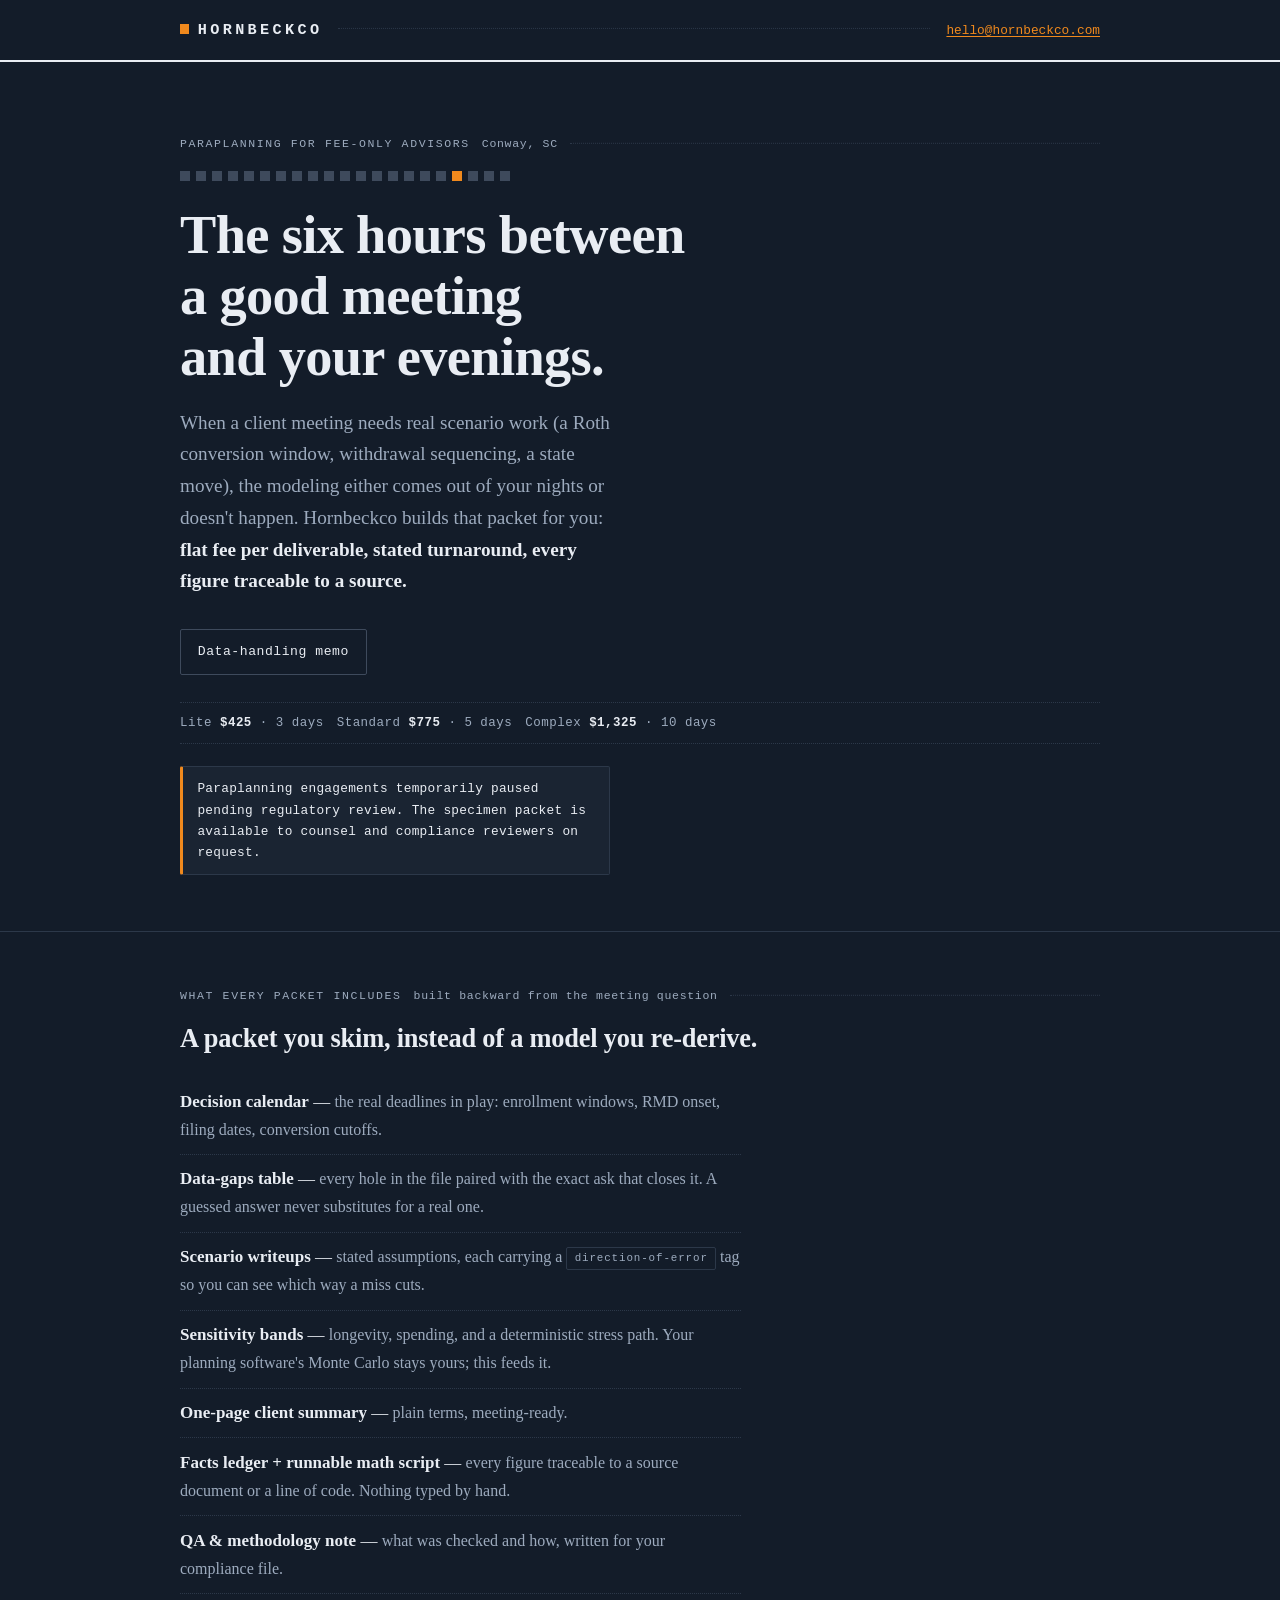
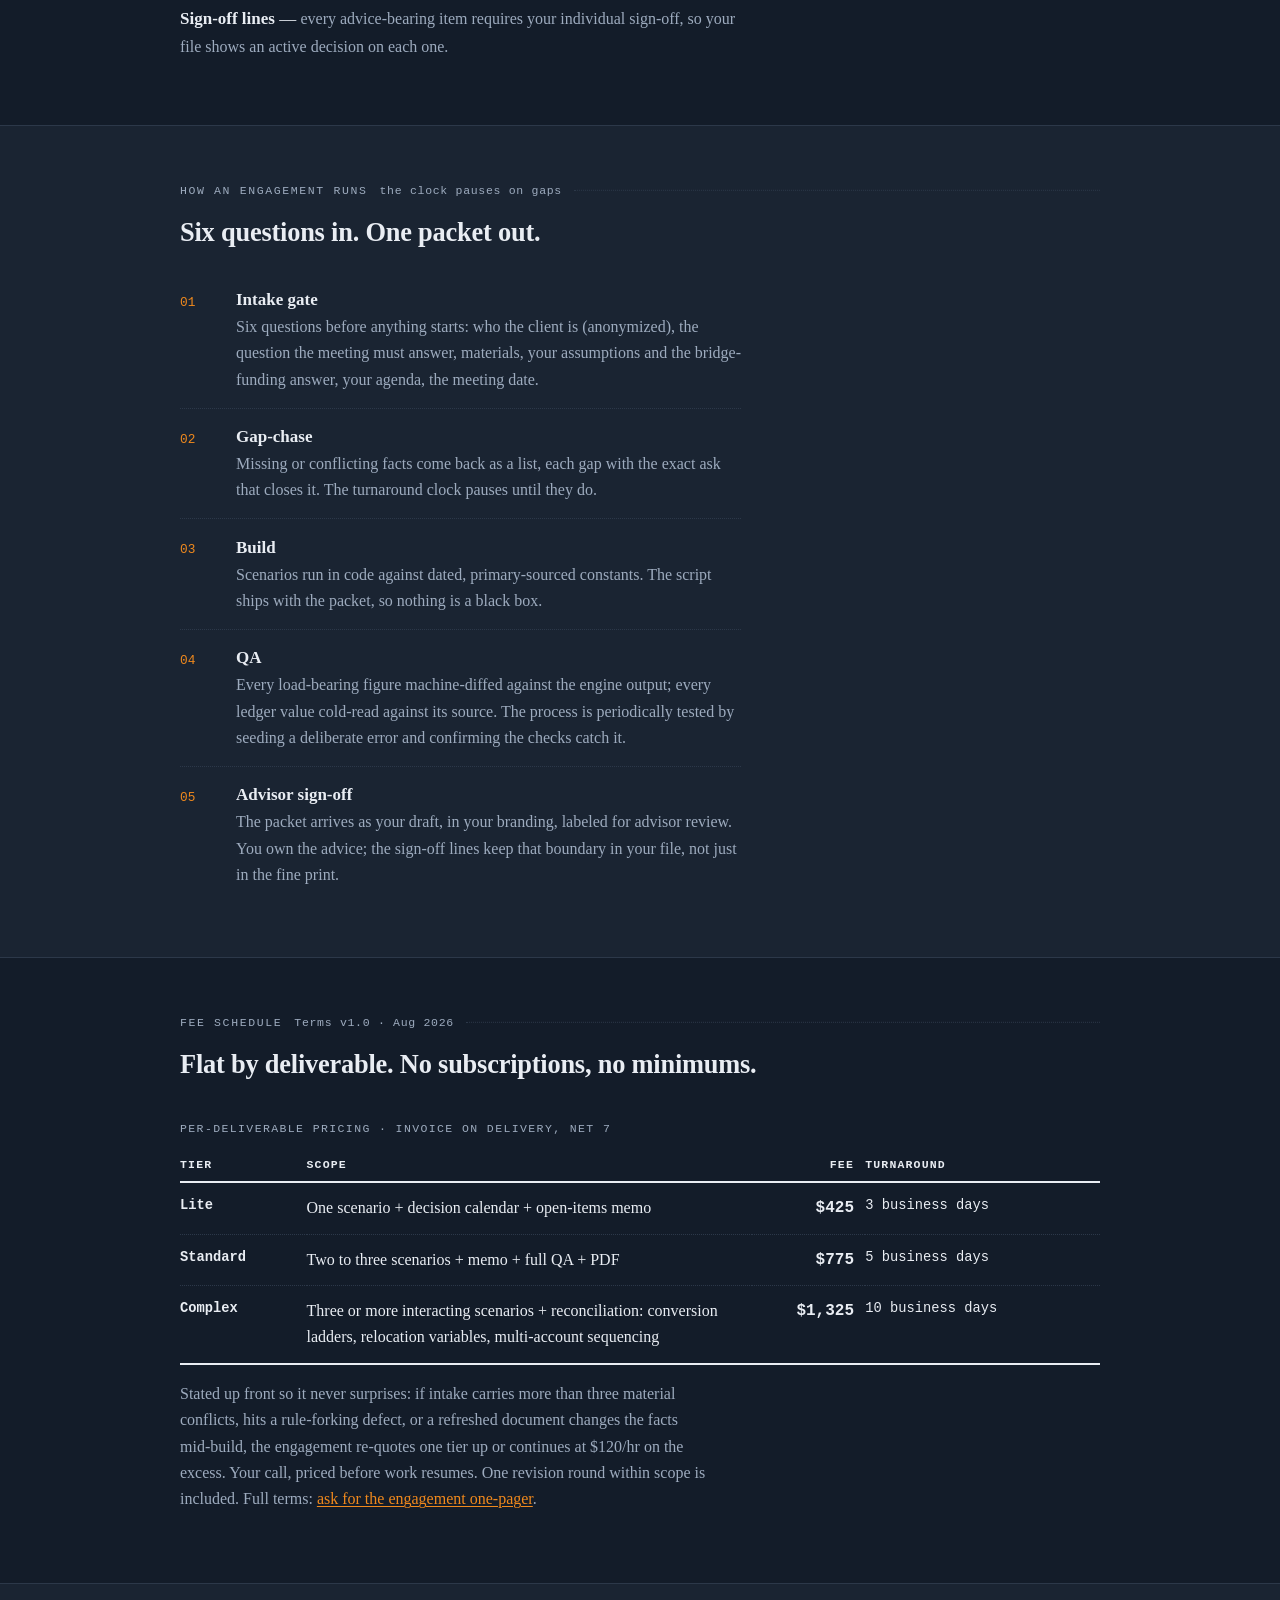
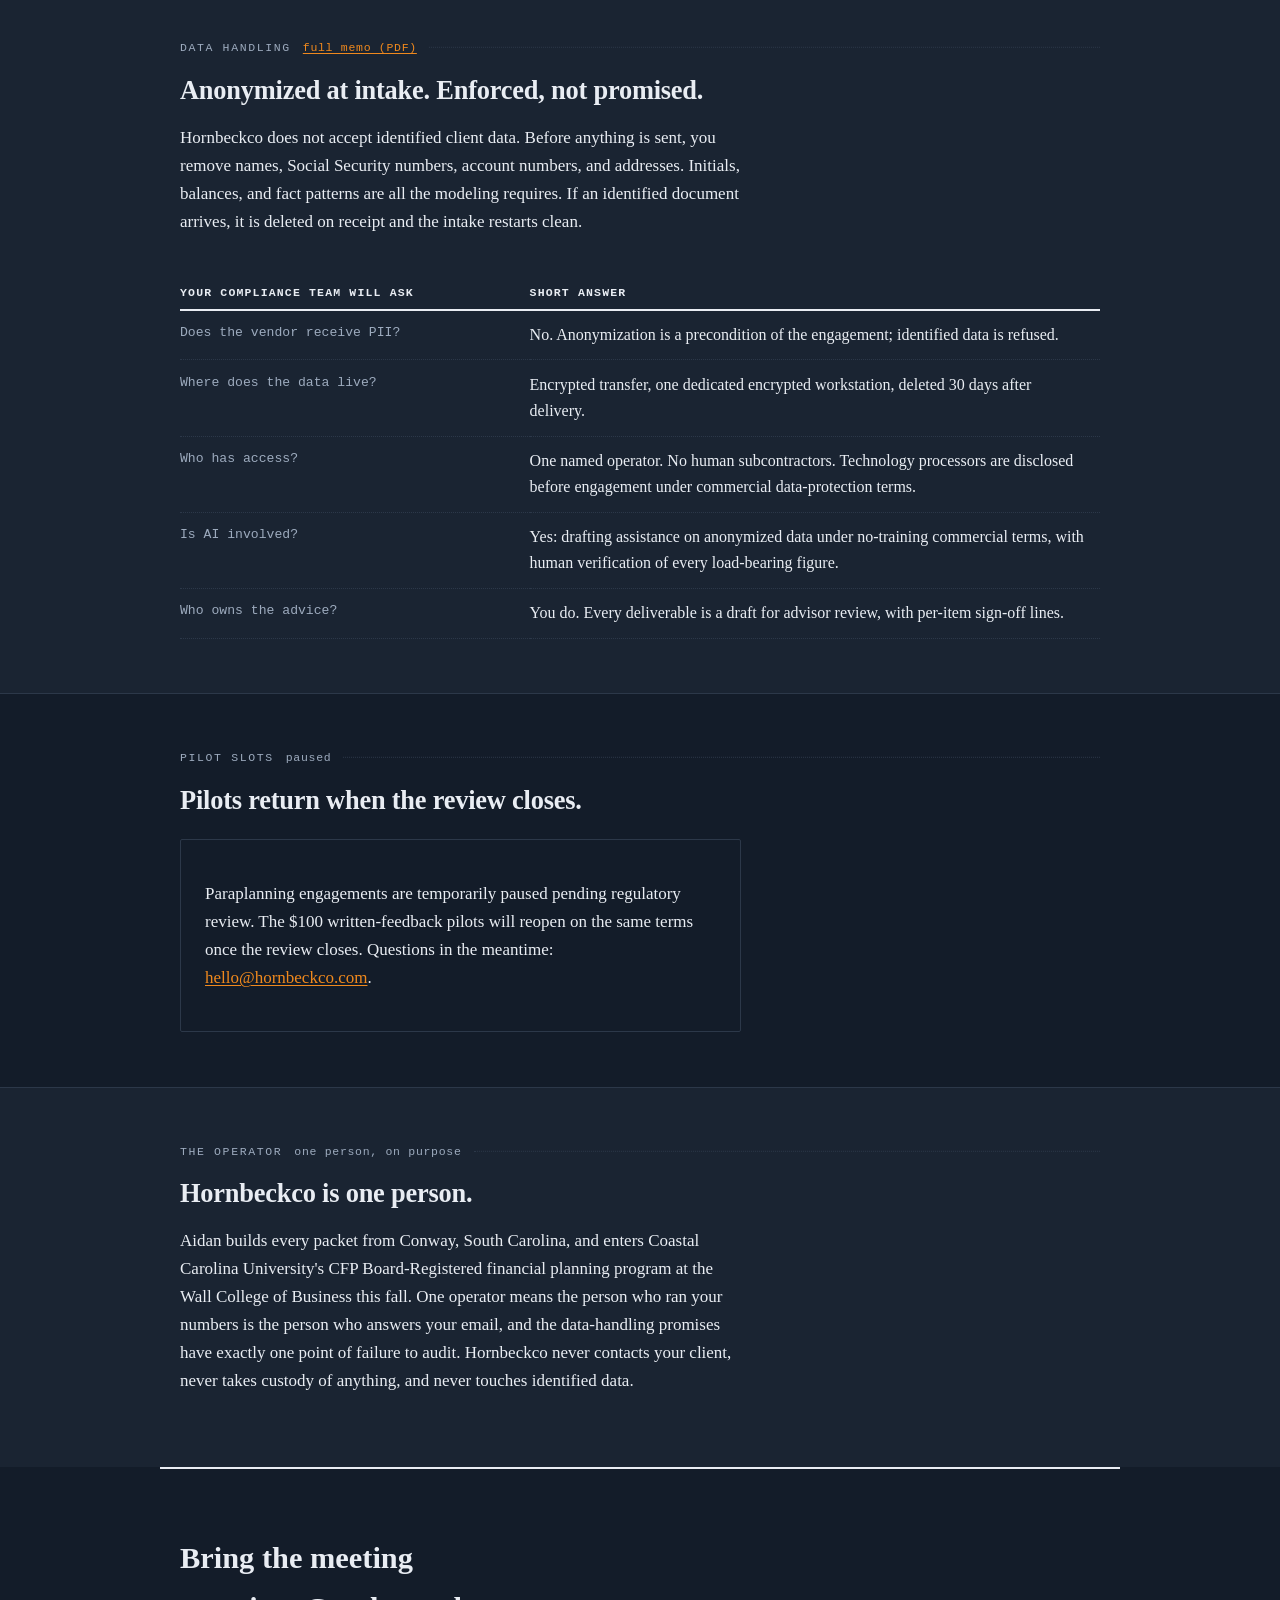
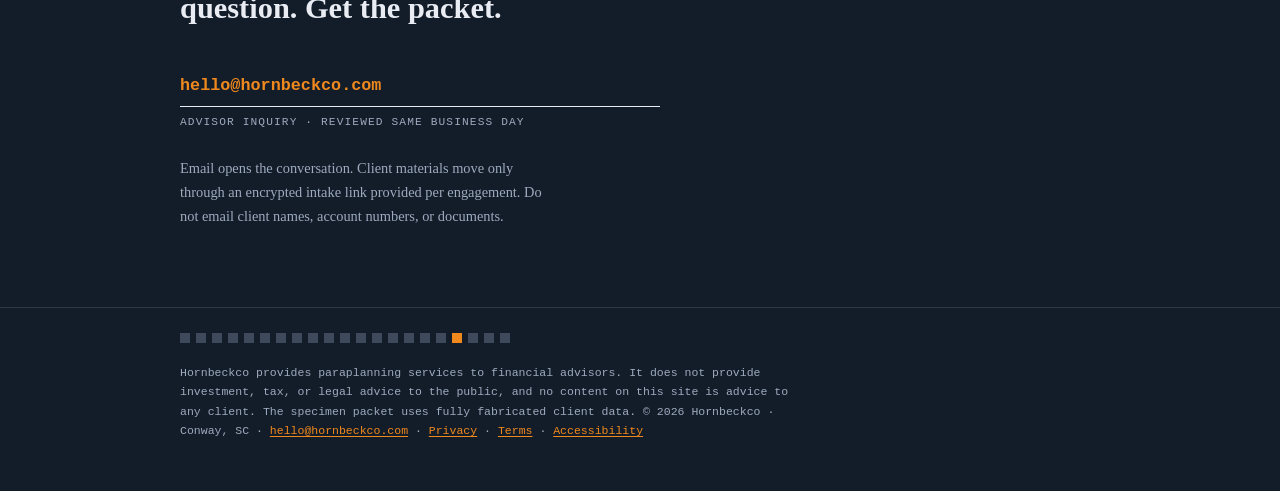
<file: index.html>
<!DOCTYPE html>
<html lang="en">
<head>
<meta charset="utf-8">
<meta name="viewport" content="width=device-width, initial-scale=1">
<title>Hornbeckco — Paraplanning for fee-only advisors</title>
<meta name="description" content="Flat-fee, per-deliverable meeting-prep packets for fee-only RIAs. Stated turnaround, advisor-anonymized data only, every figure traceable to a source. Conway, SC.">
<link rel="canonical" href="https://hornbeckco.com/">
<link rel="icon" href="/favicon.svg" type="image/svg+xml">
<meta name="theme-color" content="#131c29">
<link rel="stylesheet" href="/style.css">
<meta property="og:title" content="Hornbeckco — Paraplanning for fee-only advisors">
<meta property="og:description" content="Flat-fee meeting-prep packets: scenarios with stated assumptions, direction-of-error tags, sensitivity bands, and a runnable math script. Advisor-anonymized data only.">
<meta property="og:type" content="website">
<meta property="og:url" content="https://hornbeckco.com/">
<meta property="og:image" content="https://hornbeckco.com/og.png">
<meta property="og:image:width" content="1200">
<meta property="og:image:height" content="630">
<meta name="twitter:card" content="summary_large_image">
<script type="application/ld+json">
{
  "@context": "https://schema.org",
  "@type": "ProfessionalService",
  "name": "Hornbeckco",
  "url": "https://hornbeckco.com/",
  "email": "hello@hornbeckco.com",
  "description": "Flat-fee paraplanning for fee-only registered investment advisers: meeting-prep packets with stated assumptions, sensitivity analysis, and source-traceable figures, built on advisor-anonymized data only.",
  "address": { "@type": "PostalAddress", "addressLocality": "Conway", "addressRegion": "SC", "addressCountry": "US" },
  "areaServed": "US",
  "audience": { "@type": "BusinessAudience", "name": "Fee-only registered investment advisers" }
}
</script>
</head>
<body>

<header class="site">
  <div class="wrap">
    <a class="wordmark" href="/"><span class="mark" aria-hidden="true"></span>HORNBECKCO</a>
    <span class="leader" aria-hidden="true"></span>
    <a class="mail" href="mailto:hello@hornbeckco.com">hello@hornbeckco.com</a>
  </div>
</header>

<main>

<div class="hero wrap">
  <p class="eyebrow rise">Paraplanning for fee-only advisors <span class="stamp">Conway, SC</span></p>
  <div class="sq-strip rise" aria-hidden="true"></div>
  <h1 class="rise d1">The six hours between a good meeting and your evenings.</h1>
  <p class="sub rise d2">When a client meeting needs real scenario work (a Roth conversion window, withdrawal sequencing, a state move), the modeling either comes out of your nights or doesn't happen. Hornbeckco builds that packet for you: <strong>flat fee per deliverable, stated turnaround, every figure traceable to a source.</strong></p>
  <div class="cta-row rise d3">
    <a class="btn ghost" href="/data-memo.pdf">Data-handling memo</a>
  </div>
  <p class="fee-strip rise d3">Lite <strong>$425</strong> · 3 days&emsp;Standard <strong>$775</strong> · 5 days&emsp;Complex <strong>$1,325</strong> · 10 days</p>
  <p class="paused-note rise d3">Paraplanning engagements temporarily paused pending regulatory review. The specimen packet is available to counsel and compliance reviewers on request.</p>
</div>

<section id="packet">
  <div class="wrap">
    <p class="eyebrow">What every packet includes <span class="stamp">built backward from the meeting question</span></p>
    <h2>A packet you skim, instead of a model you re-derive.</h2>
    <ul class="deliv">
      <li><span class="what">Decision calendar</span> — <span class="why">the real deadlines in play: enrollment windows, RMD onset, filing dates, conversion cutoffs.</span></li>
      <li><span class="what">Data-gaps table</span> — <span class="why">every hole in the file paired with the exact ask that closes it. A guessed answer never substitutes for a real one.</span></li>
      <li><span class="what">Scenario writeups</span> — <span class="why">stated assumptions, each carrying a <span class="tag">direction-of-error</span> tag so you can see which way a miss cuts.</span></li>
      <li><span class="what">Sensitivity bands</span> — <span class="why">longevity, spending, and a deterministic stress path. Your planning software's Monte Carlo stays yours; this feeds it.</span></li>
      <li><span class="what">One-page client summary</span> — <span class="why">plain terms, meeting-ready.</span></li>
      <li><span class="what">Facts ledger + runnable math script</span> — <span class="why">every figure traceable to a source document or a line of code. Nothing typed by hand.</span></li>
      <li><span class="what">QA &amp; methodology note</span> — <span class="why">what was checked and how, written for your compliance file.</span></li>
      <li><span class="what">Sign-off lines</span> — <span class="why">every advice-bearing item requires your individual sign-off, so your file shows an active decision on each one.</span></li>
    </ul>
  </div>
</section>

<section id="process" class="tint">
  <div class="wrap">
    <p class="eyebrow">How an engagement runs <span class="stamp">the clock pauses on gaps</span></p>
    <h2>Six questions in. One packet out.</h2>
    <ol class="steps">
      <li><span class="what">Intake gate</span><span class="why">Six questions before anything starts: who the client is (anonymized), the question the meeting must answer, materials, your assumptions and the bridge-funding answer, your agenda, the meeting date.</span></li>
      <li><span class="what">Gap-chase</span><span class="why">Missing or conflicting facts come back as a list, each gap with the exact ask that closes it. The turnaround clock pauses until they do.</span></li>
      <li><span class="what">Build</span><span class="why">Scenarios run in code against dated, primary-sourced constants. The script ships with the packet, so nothing is a black box.</span></li>
      <li><span class="what">QA</span><span class="why">Every load-bearing figure machine-diffed against the engine output; every ledger value cold-read against its source. The process is periodically tested by seeding a deliberate error and confirming the checks catch it.</span></li>
      <li><span class="what">Advisor sign-off</span><span class="why">The packet arrives as your draft, in your branding, labeled for advisor review. You own the advice; the sign-off lines keep that boundary in your file, not just in the fine print.</span></li>
    </ol>
  </div>
</section>

<section id="fees">
  <div class="wrap">
    <p class="eyebrow">Fee schedule <span class="stamp">Terms v1.0 · Aug 2026</span></p>
    <h2>Flat by deliverable. No subscriptions, no minimums.</h2>
    <div class="tbl-scroll">
    <table class="ledger">
      <caption>Per-deliverable pricing · invoice on delivery, net 7</caption>
      <thead><tr><th>Tier</th><th>Scope</th><th>Fee</th><th>Turnaround</th></tr></thead>
      <tbody>
        <tr><td class="tier">Lite</td><td class="scope">One scenario + decision calendar + open-items memo</td><td class="fee">$425</td><td>3 business days</td></tr>
        <tr><td class="tier">Standard</td><td class="scope">Two to three scenarios + memo + full QA + PDF</td><td class="fee">$775</td><td>5 business days</td></tr>
        <tr><td class="tier">Complex</td><td class="scope">Three or more interacting scenarios + reconciliation: conversion ladders, relocation variables, multi-account sequencing</td><td class="fee">$1,325</td><td>10 business days</td></tr>
      </tbody>
    </table>
    </div>
    <p class="after-ledger">Stated up front so it never surprises: if intake carries more than three material conflicts, hits a rule-forking defect, or a refreshed document changes the facts mid-build, the engagement re-quotes one tier up or continues at $120/hr on the excess. Your call, priced before work resumes. One revision round within scope is included. Full terms: <a href="mailto:hello@hornbeckco.com">ask for the engagement one-pager</a>.</p>
  </div>
</section>

<section id="data" class="tint">
  <div class="wrap">
    <p class="eyebrow">Data handling <span class="stamp"><a href="/data-memo.pdf">full memo (PDF)</a></span></p>
    <h2>Anonymized at intake. Enforced, not promised.</h2>
    <p class="prose">Hornbeckco does not accept identified client data. Before anything is sent, you remove names, Social Security numbers, account numbers, and addresses. Initials, balances, and fact patterns are all the modeling requires. If an identified document arrives, it is deleted on receipt and the intake restarts clean.</p>
    <div class="tbl-scroll">
    <table class="qa">
      <thead><tr><th>Your compliance team will ask</th><th>Short answer</th></tr></thead>
      <tbody>
        <tr><td>Does the vendor receive PII?</td><td>No. Anonymization is a precondition of the engagement; identified data is refused.</td></tr>
        <tr><td>Where does the data live?</td><td>Encrypted transfer, one dedicated encrypted workstation, deleted 30 days after delivery.</td></tr>
        <tr><td>Who has access?</td><td>One named operator. No human subcontractors. Technology processors are disclosed before engagement under commercial data-protection terms.</td></tr>
        <tr><td>Is AI involved?</td><td>Yes: drafting assistance on anonymized data under no-training commercial terms, with human verification of every load-bearing figure.</td></tr>
        <tr><td>Who owns the advice?</td><td>You do. Every deliverable is a draft for advisor review, with per-item sign-off lines.</td></tr>
      </tbody>
    </table>
    </div>
  </div>
</section>

<section id="pilots">
  <div class="wrap">
    <p class="eyebrow">Pilot slots <span class="stamp">paused</span></p>
    <h2>Pilots return when the review closes.</h2>
    <div class="pilot-card">
      <p>Paraplanning engagements are temporarily paused pending regulatory review. The $100 written-feedback pilots will reopen on the same terms once the review closes. Questions in the meantime: <a href="mailto:hello@hornbeckco.com">hello@hornbeckco.com</a>.</p>
    </div>
  </div>
</section>

<section id="about" class="tint">
  <div class="wrap">
    <p class="eyebrow">The operator <span class="stamp">one person, on purpose</span></p>
    <h2>Hornbeckco is one person.</h2>
    <p class="prose">Aidan builds every packet from Conway, South Carolina, and enters Coastal Carolina University's CFP Board-Registered financial planning program at the Wall College of Business this fall. One operator means the person who ran your numbers is the person who answers your email, and the data-handling promises have exactly one point of failure to audit. Hornbeckco never contacts your client, never takes custody of anything, and never touches identified data.</p>
  </div>
</section>

<div class="signoff wrap" id="contact">
  <h2>Bring the meeting question. Get the packet.</h2>
  <div class="sig-block">
    <div class="sig-line"><a class="filled" href="mailto:hello@hornbeckco.com">hello@hornbeckco.com</a></div>
    <p class="sig-caption">Advisor inquiry · reviewed same business day</p>
  </div>
  <p class="contact-note">Email opens the conversation. Client materials move only through an encrypted intake link provided per engagement. Do not email client names, account numbers, or documents.</p>
</div>

</main>

<footer class="site">
  <div class="wrap">
    <div class="sq-strip" aria-hidden="true"></div>
    <p class="fine">Hornbeckco provides paraplanning services to financial advisors. It does not provide investment, tax, or legal advice to the public, and no content on this site is advice to any client. The specimen packet uses fully fabricated client data. © 2026 Hornbeckco · Conway, SC · <a href="mailto:hello@hornbeckco.com">hello@hornbeckco.com</a> · <a href="/privacy/">Privacy</a> · <a href="/terms/">Terms</a> · <a href="/accessibility/">Accessibility</a></p>
  </div>
</footer>

</body>
</html>
</file>
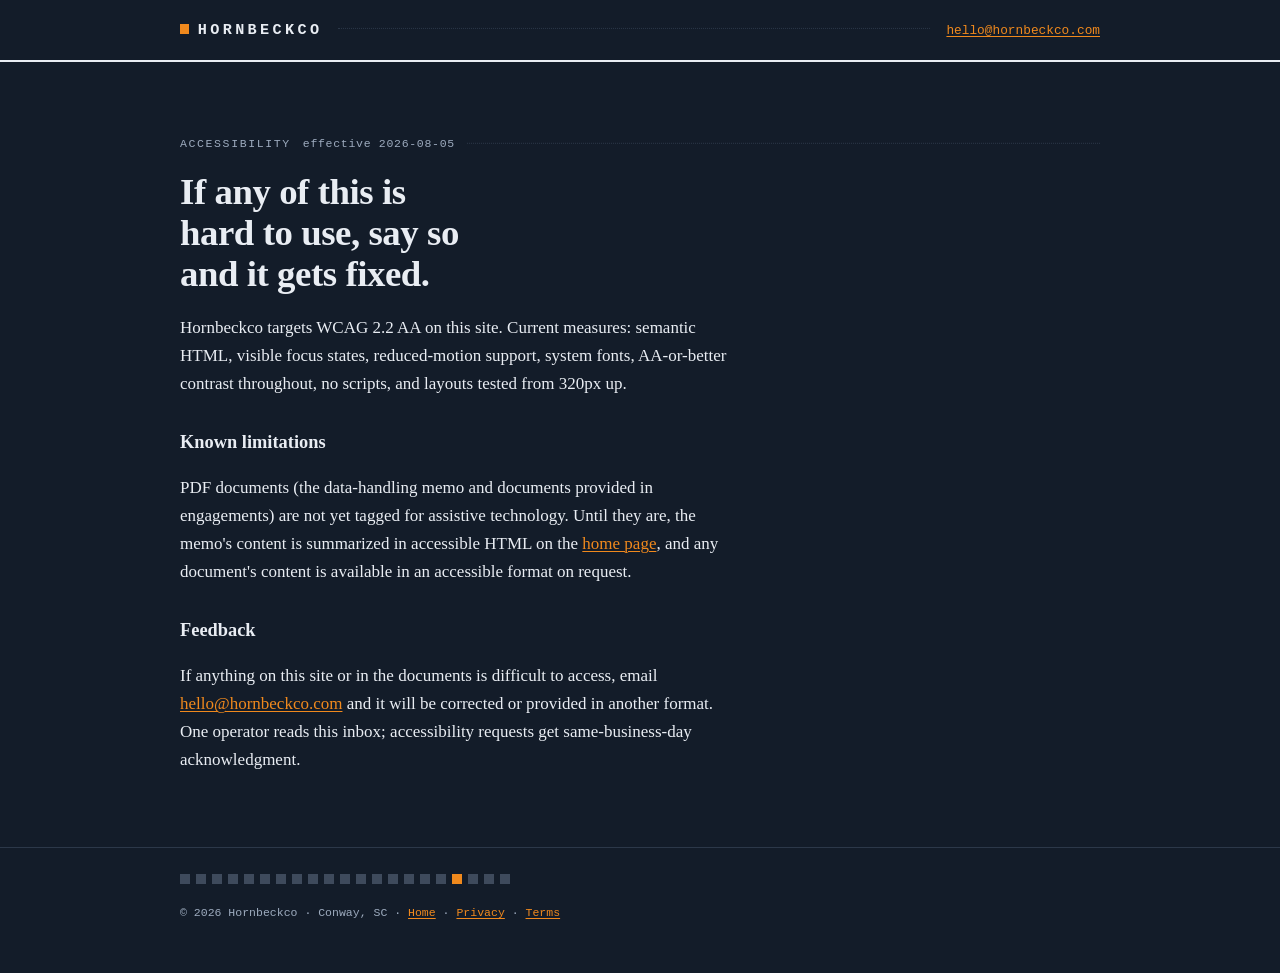
<file: accessibility/index.html>
<!DOCTYPE html>
<html lang="en"><head><meta charset="utf-8"><meta name="viewport" content="width=device-width, initial-scale=1">
<title>Accessibility — Hornbeckco</title>
<meta name="description" content="Hornbeckco accessibility statement: WCAG 2.2 AA target, known limitations, and how to reach us if something is hard to use.">
<link rel="canonical" href="https://hornbeckco.com/accessibility/">
<link rel="stylesheet" href="/style.css"><link rel="icon" href="/favicon.svg" type="image/svg+xml">
<meta name="theme-color" content="#131c29"></head>
<body class="legal-page"><header class="site"><div class="wrap"><a class="wordmark" href="/"><span class="mark" aria-hidden="true"></span>HORNBECKCO</a><span class="leader"></span><a class="mail" href="mailto:hello@hornbeckco.com">hello@hornbeckco.com</a></div></header>
<main><div class="hero wrap">
<p class="eyebrow">Accessibility <span class="stamp">effective 2026-08-05</span></p>
<h1>If any of this is hard to use, say so and it gets fixed.</h1>
<p class="prose">Hornbeckco targets WCAG 2.2 AA on this site. Current measures: semantic HTML, visible focus states, reduced-motion support, system fonts, AA-or-better contrast throughout, no scripts, and layouts tested from 320px up.</p>
<h2>Known limitations</h2>
<p class="prose">PDF documents (the data-handling memo and documents provided in engagements) are not yet tagged for assistive technology. Until they are, the memo's content is summarized in accessible HTML on the <a href="/#data">home page</a>, and any document's content is available in an accessible format on request.</p>
<h2>Feedback</h2>
<p class="prose">If anything on this site or in the documents is difficult to access, email <a href="mailto:hello@hornbeckco.com">hello@hornbeckco.com</a> and it will be corrected or provided in another format. One operator reads this inbox; accessibility requests get same-business-day acknowledgment.</p>
</div></main>
<footer class="site"><div class="wrap"><div class="sq-strip" aria-hidden="true"></div><p class="fine">© 2026 Hornbeckco · Conway, SC · <a href="/">Home</a> · <a href="/privacy/">Privacy</a> · <a href="/terms/">Terms</a></p></div></footer>
</body></html>
</file>
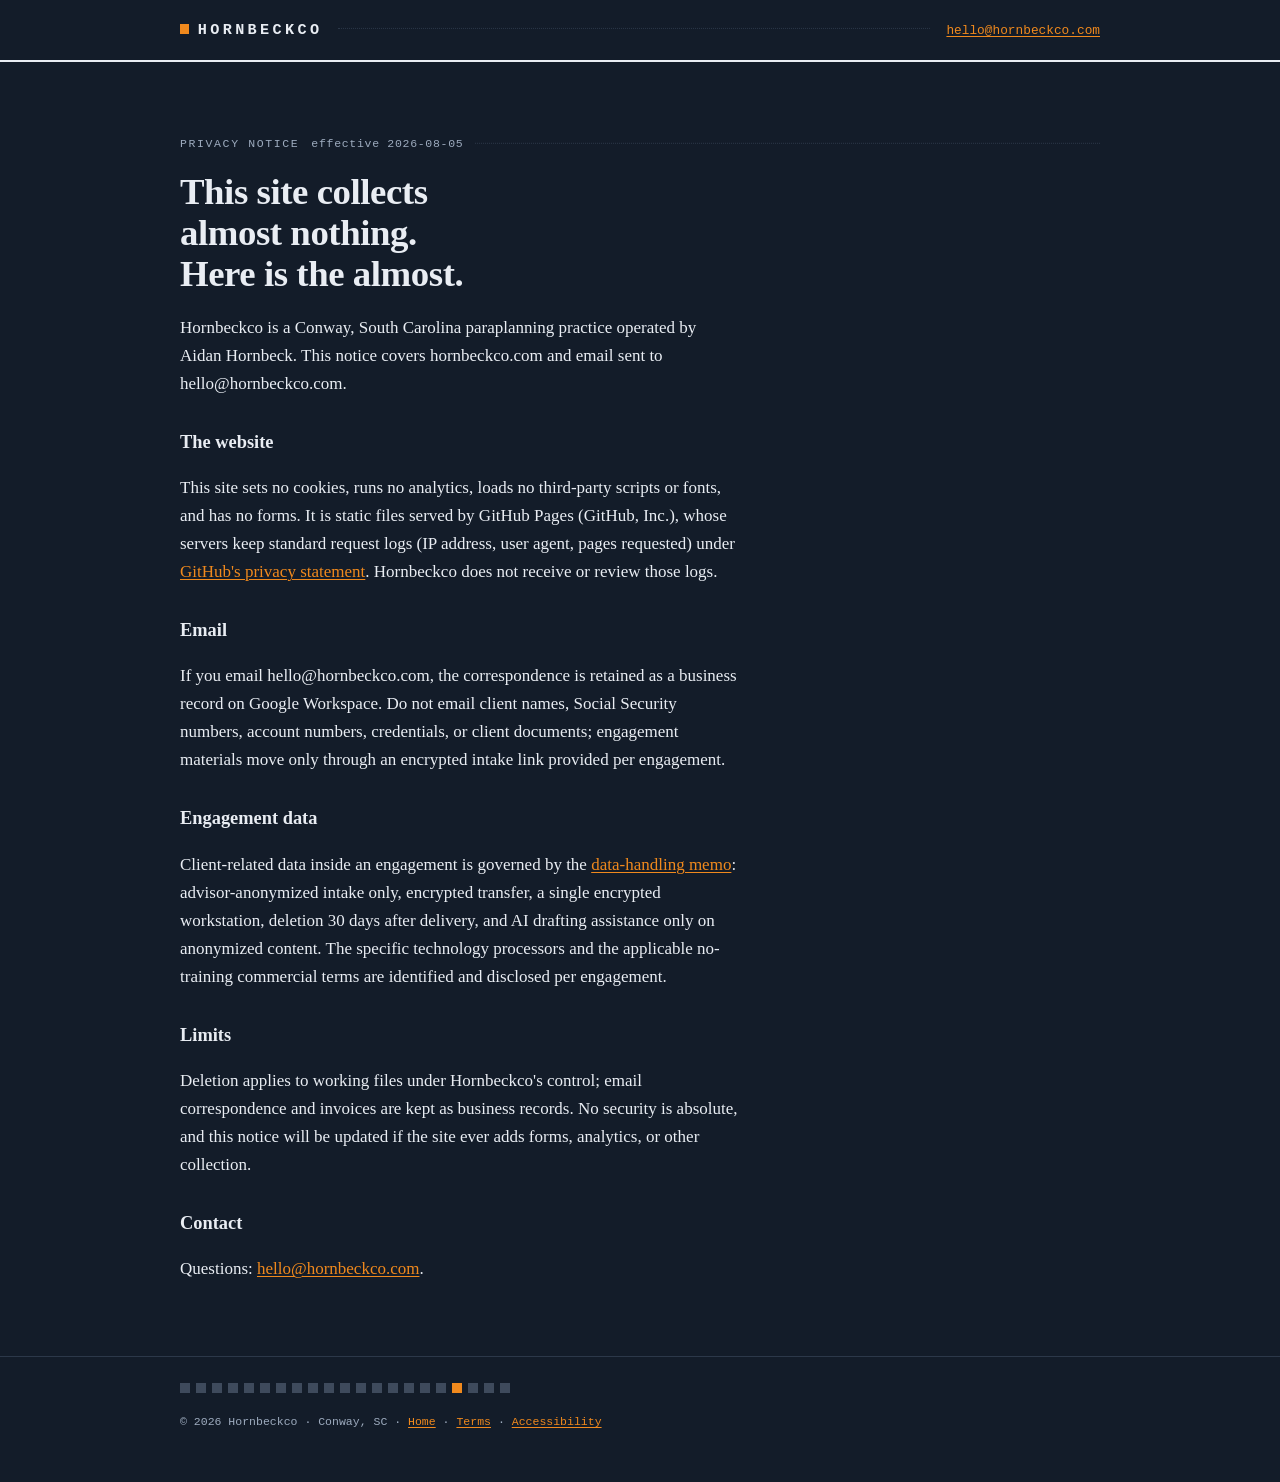
<file: privacy/index.html>
<!DOCTYPE html>
<html lang="en"><head><meta charset="utf-8"><meta name="viewport" content="width=device-width, initial-scale=1">
<title>Privacy — Hornbeckco</title>
<meta name="description" content="Hornbeckco privacy notice: no cookies, no analytics, no forms. What little we handle, and how.">
<link rel="canonical" href="https://hornbeckco.com/privacy/">
<link rel="stylesheet" href="/style.css"><link rel="icon" href="/favicon.svg" type="image/svg+xml">
<meta name="theme-color" content="#131c29"></head>
<body class="legal-page"><header class="site"><div class="wrap"><a class="wordmark" href="/"><span class="mark" aria-hidden="true"></span>HORNBECKCO</a><span class="leader"></span><a class="mail" href="mailto:hello@hornbeckco.com">hello@hornbeckco.com</a></div></header>
<main><div class="hero wrap">
<p class="eyebrow">Privacy notice <span class="stamp">effective 2026-08-05</span></p>
<h1>This site collects almost nothing. Here is the almost.</h1>
<p class="prose">Hornbeckco is a Conway, South Carolina paraplanning practice operated by Aidan Hornbeck. This notice covers hornbeckco.com and email sent to hello@hornbeckco.com.</p>
<h2>The website</h2>
<p class="prose">This site sets no cookies, runs no analytics, loads no third-party scripts or fonts, and has no forms. It is static files served by GitHub Pages (GitHub, Inc.), whose servers keep standard request logs (IP address, user agent, pages requested) under <a href="https://docs.github.com/en/site-policy/privacy-policies/github-general-privacy-statement">GitHub's privacy statement</a>. Hornbeckco does not receive or review those logs.</p>
<h2>Email</h2>
<p class="prose">If you email hello@hornbeckco.com, the correspondence is retained as a business record on Google Workspace. Do not email client names, Social Security numbers, account numbers, credentials, or client documents; engagement materials move only through an encrypted intake link provided per engagement.</p>
<h2>Engagement data</h2>
<p class="prose">Client-related data inside an engagement is governed by the <a href="/data-memo.pdf">data-handling memo</a>: advisor-anonymized intake only, encrypted transfer, a single encrypted workstation, deletion 30 days after delivery, and AI drafting assistance only on anonymized content. The specific technology processors and the applicable no-training commercial terms are identified and disclosed per engagement.</p>
<h2>Limits</h2>
<p class="prose">Deletion applies to working files under Hornbeckco's control; email correspondence and invoices are kept as business records. No security is absolute, and this notice will be updated if the site ever adds forms, analytics, or other collection.</p>
<h2>Contact</h2>
<p class="prose">Questions: <a href="mailto:hello@hornbeckco.com">hello@hornbeckco.com</a>.</p>
</div></main>
<footer class="site"><div class="wrap"><div class="sq-strip" aria-hidden="true"></div><p class="fine">© 2026 Hornbeckco · Conway, SC · <a href="/">Home</a> · <a href="/terms/">Terms</a> · <a href="/accessibility/">Accessibility</a></p></div></footer>
</body></html>
</file>
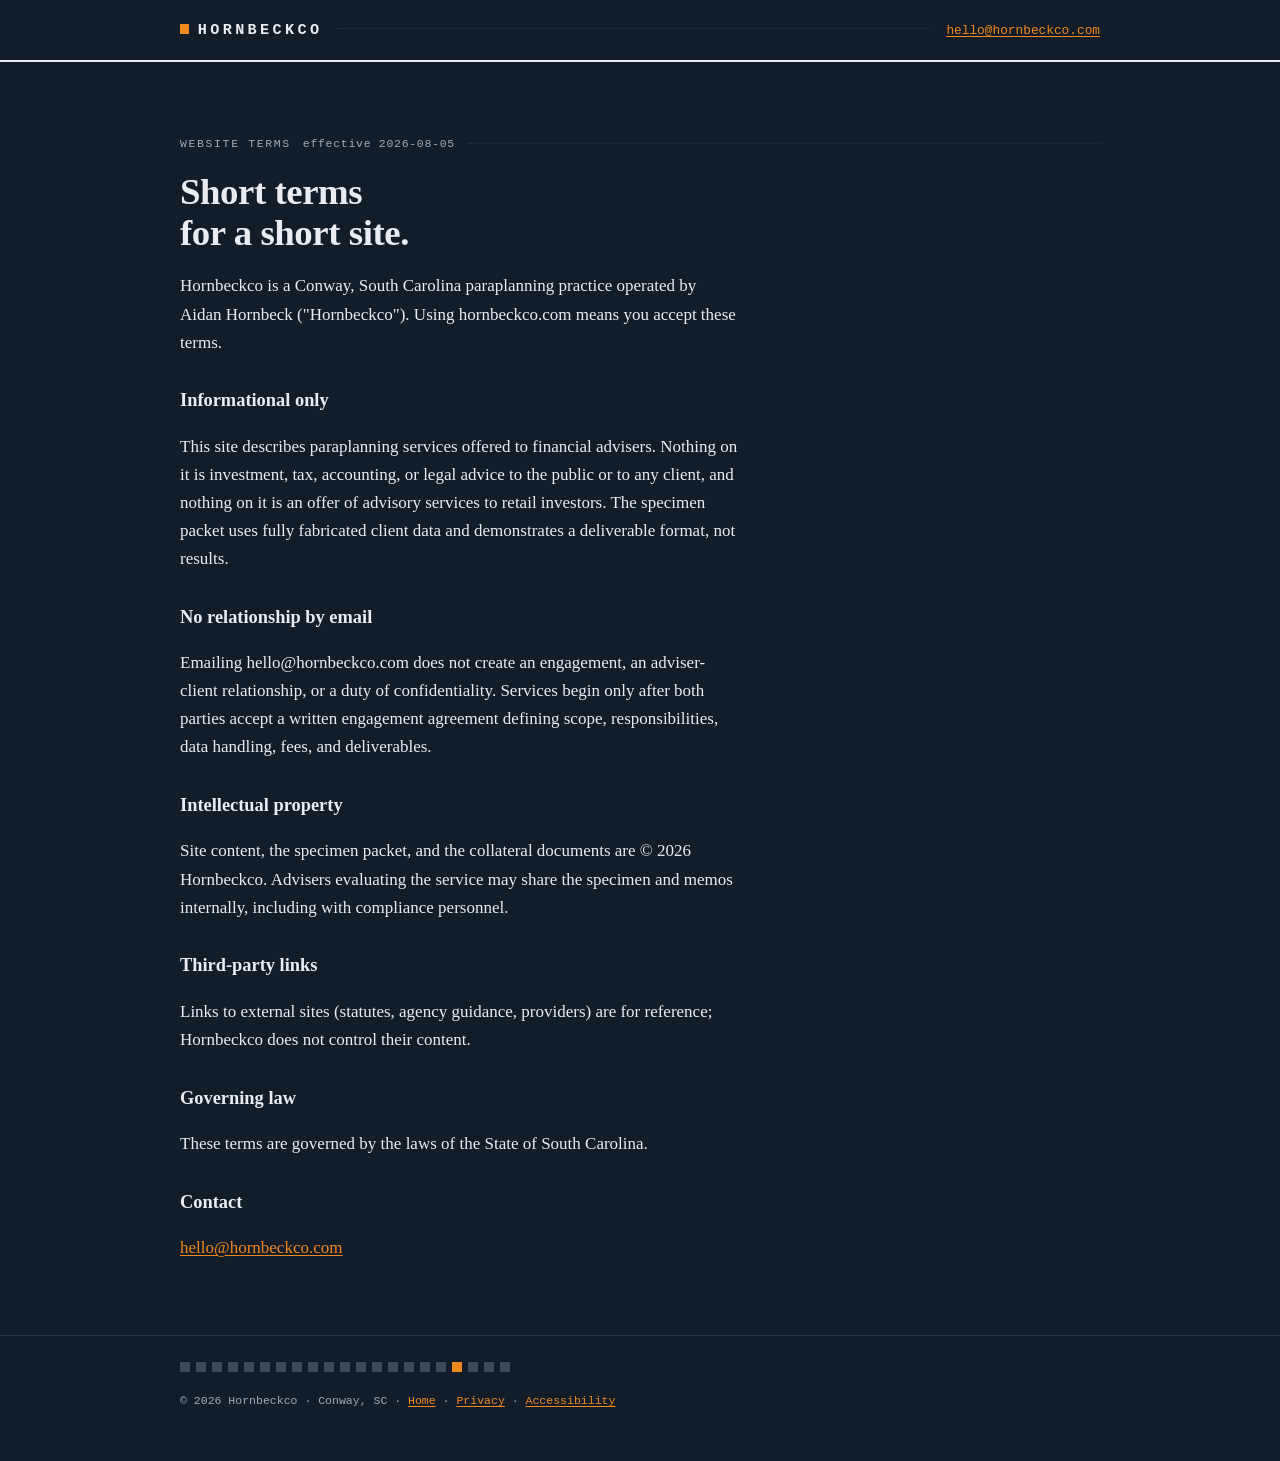
<file: terms/index.html>
<!DOCTYPE html>
<html lang="en"><head><meta charset="utf-8"><meta name="viewport" content="width=device-width, initial-scale=1">
<title>Website Terms — Hornbeckco</title>
<meta name="description" content="Terms of use for hornbeckco.com: informational site, no advice to the public, no relationship formed by email.">
<link rel="canonical" href="https://hornbeckco.com/terms/">
<link rel="stylesheet" href="/style.css"><link rel="icon" href="/favicon.svg" type="image/svg+xml">
<meta name="theme-color" content="#131c29"></head>
<body class="legal-page"><header class="site"><div class="wrap"><a class="wordmark" href="/"><span class="mark" aria-hidden="true"></span>HORNBECKCO</a><span class="leader"></span><a class="mail" href="mailto:hello@hornbeckco.com">hello@hornbeckco.com</a></div></header>
<main><div class="hero wrap">
<p class="eyebrow">Website terms <span class="stamp">effective 2026-08-05</span></p>
<h1>Short terms for a short site.</h1>
<p class="prose">Hornbeckco is a Conway, South Carolina paraplanning practice operated by Aidan Hornbeck ("Hornbeckco"). Using hornbeckco.com means you accept these terms.</p>
<h2>Informational only</h2>
<p class="prose">This site describes paraplanning services offered to financial advisers. Nothing on it is investment, tax, accounting, or legal advice to the public or to any client, and nothing on it is an offer of advisory services to retail investors. The specimen packet uses fully fabricated client data and demonstrates a deliverable format, not results.</p>
<h2>No relationship by email</h2>
<p class="prose">Emailing hello@hornbeckco.com does not create an engagement, an adviser-client relationship, or a duty of confidentiality. Services begin only after both parties accept a written engagement agreement defining scope, responsibilities, data handling, fees, and deliverables.</p>
<h2>Intellectual property</h2>
<p class="prose">Site content, the specimen packet, and the collateral documents are © 2026 Hornbeckco. Advisers evaluating the service may share the specimen and memos internally, including with compliance personnel.</p>
<h2>Third-party links</h2>
<p class="prose">Links to external sites (statutes, agency guidance, providers) are for reference; Hornbeckco does not control their content.</p>
<h2>Governing law</h2>
<p class="prose">These terms are governed by the laws of the State of South Carolina.</p>
<h2>Contact</h2>
<p class="prose"><a href="mailto:hello@hornbeckco.com">hello@hornbeckco.com</a></p>
</div></main>
<footer class="site"><div class="wrap"><div class="sq-strip" aria-hidden="true"></div><p class="fine">© 2026 Hornbeckco · Conway, SC · <a href="/">Home</a> · <a href="/privacy/">Privacy</a> · <a href="/accessibility/">Accessibility</a></p></div></footer>
</body></html>
</file>
<file: style.css>
/* Hornbeckco — hornbeckco.com
   Working-paper design system. No frameworks, no external requests. */

:root {
  --ink: #e9edf3;
  --ink-soft: #9dabbe;
  --accent: #f0891d;
  --accent-ink: #131c29;
  --paper: #131c29;
  --paper-tint: #1a2432;
  --rule: #2c3849;
  --sq: #3e4a5c;
  --serif: Charter, "Bitstream Charter", "Sitka Text", Cambria, Georgia, serif;
  --mono: ui-monospace, "SF Mono", "Cascadia Code", Consolas, Menlo, monospace;
  --measure: 66ch;
  --wide: 60rem;
}

* { box-sizing: border-box; }

html { scroll-behavior: smooth; }
@media (prefers-reduced-motion: reduce) {
  html { scroll-behavior: auto; }
  .rise { animation: none !important; opacity: 1 !important; transform: none !important; }
}

body {
  margin: 0;
  background: var(--paper);
  color: var(--ink);
  font-family: var(--serif);
  font-size: 1.0625rem;
  line-height: 1.65;
  -webkit-font-smoothing: antialiased;
  font-variant-numeric: oldstyle-nums;
}

a { color: var(--accent); text-decoration-thickness: 1px; text-underline-offset: 2px; }
a:hover { text-decoration-thickness: 2px; }
:focus-visible { outline: 2px solid var(--accent); outline-offset: 3px; border-radius: 1px; }

.wrap { max-width: var(--wide); margin: 0 auto; padding: 0 1.25rem; }
.prose { max-width: var(--measure); }

/* ---------- utility voice: mono labels, stamps, tags ---------- */
.mono, .eyebrow, .stamp, .tag, .leader, .ledger, .qa th, .qa td:first-child, nav, footer .fine {
  font-family: var(--mono);
  font-variant-numeric: tabular-nums lining-nums;
}

.eyebrow {
  display: flex; align-items: baseline; gap: 0.75rem;
  font-size: 0.72rem; letter-spacing: 0.14em; text-transform: uppercase;
  color: var(--ink-soft); margin: 0 0 1.1rem;
}
.eyebrow::after { content: ""; flex: 1; border-bottom: 1px dotted var(--rule); transform: translateY(-0.28em); }
.eyebrow .stamp { letter-spacing: 0.06em; text-transform: none; }

.tag {
  display: inline-block; font-size: 0.68rem; letter-spacing: 0.08em;
  border: 1px solid var(--rule); border-radius: 2px;
  padding: 0.1rem 0.45rem; color: var(--ink-soft); white-space: nowrap;
  vertical-align: 0.12em;
}
.tag.accent { border-color: var(--accent); color: var(--accent); }

/* ---------- signature square strip ---------- */
.sq-strip {
  height: 10px; width: 330px; max-width: 100%;
  margin: 0 0 1.5rem;
  background-image:
    linear-gradient(var(--accent), var(--accent)),
    repeating-linear-gradient(90deg, var(--sq) 0 10px, transparent 10px 16px);
  background-repeat: no-repeat, repeat;
  background-size: 10px 10px, auto;
  background-position: 272px 0, 0 0;
}
footer.site .sq-strip { margin: 0 0 1.2rem; }

/* ---------- header ---------- */
header.site {
  border-bottom: 2px solid var(--ink);
  padding: 1.1rem 0;
}
header.site .wrap { display: flex; align-items: baseline; gap: 1rem; }
.wordmark {
  font-family: var(--mono); font-weight: 700; letter-spacing: 0.22em;
  font-size: 0.95rem; color: var(--ink); text-decoration: none;
}
.wordmark .mark {
  display: inline-block; width: 0.62em; height: 0.62em;
  background: var(--accent); margin-right: 0.55em;
}
header.site .leader { flex: 1; border-bottom: 1px dotted var(--rule); transform: translateY(-0.3em); }
header.site .mail { font-family: var(--mono); font-size: 0.8rem; }

/* ---------- hero ---------- */
.hero { padding-block: 4.5rem 3.5rem; }
.hero h1 {
  font-size: clamp(2.1rem, 5.4vw, 3.4rem);
  line-height: 1.12; letter-spacing: -0.012em; font-weight: 700;
  margin: 0 0 1.2rem; max-width: 21ch;
}
.hero .sub { font-size: 1.2rem; max-width: 46ch; margin: 0 0 2rem; color: var(--ink-soft); }
.hero .sub strong { color: var(--ink); font-weight: 700; }

.cta-row { display: flex; flex-wrap: wrap; gap: 0.75rem; }
.btn {
  font-family: var(--mono); font-size: 0.82rem; letter-spacing: 0.04em;
  text-decoration: none; border-radius: 2px; padding: 0.7rem 1.05rem;
  border: 1.5px solid var(--accent); display: inline-block;
}
.btn.primary { background: var(--accent); color: var(--accent-ink); }
.btn.primary:hover { filter: brightness(1.06); }
.btn.ghost { border-color: var(--sq); color: var(--ink); background: transparent; }
.btn.ghost:hover { border-color: var(--accent); color: var(--accent); background: transparent; }

.fee-strip {
  font-family: var(--mono); font-size: 0.78rem; letter-spacing: 0.04em;
  color: var(--ink-soft); border-block: 1px dotted var(--rule);
  padding: 0.6rem 0; margin: 1.7rem 0 0;
}
.fee-strip strong { color: var(--ink); font-weight: 700; }

.rise { opacity: 0; transform: translateY(10px); animation: rise 0.55s ease-out forwards; }
.rise.d1 { animation-delay: 0.08s; } .rise.d2 { animation-delay: 0.18s; } .rise.d3 { animation-delay: 0.3s; }
@keyframes rise { to { opacity: 1; transform: none; } }

/* ---------- specimen excerpt ---------- */
.excerpt {
  border: 1px solid var(--rule); border-left: 3px solid var(--sq);
  background: var(--paper-tint); border-radius: 2px;
  padding: 1.4rem 1.5rem; margin-top: 3rem;
}
.excerpt .figs { display: grid; gap: 1.1rem; grid-template-columns: repeat(auto-fit, minmax(min(15rem, 100%), 1fr)); }
.fig .num { font-family: var(--mono); font-size: clamp(1.4rem, 0.9rem + 1.1vw, 1.7rem); font-weight: 700; letter-spacing: -0.02em; }
.fig .num::before {
  content: ""; display: inline-block; width: 0.42em; height: 0.42em;
  background: var(--accent); margin-right: 0.5em; vertical-align: 0.08em;
}
.fig .what { font-size: 0.95rem; color: var(--ink-soft); margin-top: 0.2rem; }
.excerpt .fine { font-family: var(--mono); font-size: 0.72rem; color: var(--ink-soft); margin: 1.2rem 0 0; max-width: 78ch; }

/* ---------- sections ---------- */
section { padding: 3.4rem 0; border-top: 1px solid var(--rule); }
section h2 { font-size: 1.65rem; line-height: 1.2; margin: 0 0 1rem; letter-spacing: -0.008em; }
section h3 { font-size: 1.08rem; margin: 1.6rem 0 0.4rem; }
section.tint { background: var(--paper-tint); }

/* deliverable list */
.deliv { list-style: none; padding: 0; margin: 1.4rem 0 0; max-width: var(--measure); }
.deliv li { padding: 0.65rem 0; border-bottom: 1px dotted var(--rule); }
.deliv li:last-child { border-bottom: 0; }
.deliv .what { font-weight: 700; }
.deliv .why { color: var(--ink-soft); font-size: 1rem; }

/* process — a real sequence, so numbered */
.steps { list-style: none; counter-reset: step; padding: 0; margin: 1.4rem 0 0; max-width: var(--measure); }
.steps li { counter-increment: step; display: grid; grid-template-columns: 2.6rem 1fr; gap: 0 0.9rem; padding: 0.9rem 0; border-bottom: 1px dotted var(--rule); }
.steps li:last-child { border-bottom: 0; }
.steps li::before {
  content: counter(step, decimal-leading-zero);
  font-family: var(--mono); font-size: 0.8rem; color: var(--accent);
  padding-top: 0.35rem;
}
.steps .what { font-weight: 700; }
.steps .why { grid-column: 2; color: var(--ink-soft); font-size: 1rem; }

/* tables scroll inside their own container on narrow screens */
.tbl-scroll { overflow-x: auto; }

/* ---------- fee ledger ---------- */
.ledger { width: 100%; border-collapse: collapse; margin-top: 1.4rem; font-size: 0.86rem; }
.ledger caption { text-align: left; font-size: 0.72rem; letter-spacing: 0.12em; text-transform: uppercase; color: var(--ink-soft); padding-bottom: 0.6rem; }
.ledger th { text-align: left; font-weight: 700; border-bottom: 2px solid var(--ink); padding: 0.45rem 0.7rem 0.45rem 0; font-size: 0.72rem; letter-spacing: 0.1em; text-transform: uppercase; }
.ledger td { border-bottom: 1px dotted var(--rule); padding: 0.75rem 0.7rem 0.75rem 0; vertical-align: top; }
.ledger .tier { font-weight: 700; white-space: nowrap; }
.ledger .scope { font-family: var(--serif); font-size: 1rem; max-width: 34ch; }
.ledger .fee { font-weight: 700; white-space: nowrap; text-align: right; font-size: 1rem; }
.ledger th:nth-child(3) { text-align: right; }
.ledger tr:last-child td { border-bottom: 2px solid var(--ink); }
.after-ledger { color: var(--ink-soft); font-size: 1rem; max-width: var(--measure); }

/* ---------- data-handling Q&A ---------- */
.qa { width: 100%; border-collapse: collapse; margin-top: 1.4rem; }
.qa th { text-align: left; font-size: 0.72rem; letter-spacing: 0.1em; text-transform: uppercase; border-bottom: 2px solid var(--ink); padding: 0.45rem 0.9rem 0.45rem 0; }
.qa td { border-bottom: 1px dotted var(--rule); padding: 0.7rem 0.9rem 0.7rem 0; vertical-align: top; }
.qa td:first-child { font-size: 0.82rem; color: var(--ink-soft); width: 38%; }
.qa td:last-child { font-size: 1rem; }

/* ---------- pilots ---------- */
.pilot-card {
  border: 1px solid var(--rule); border-radius: 2px; background: var(--paper);
  padding: 1.4rem 1.5rem; max-width: var(--measure); margin-top: 1.4rem;
}
.pilot-card .price { font-family: var(--mono); font-size: 1.5rem; font-weight: 700; margin: 0 0 0.6rem; }

/* ---------- sign-off footer ---------- */
.signoff { padding-block: 4rem; border-top: 2px solid var(--ink); }
.signoff h2 { font-size: 1.9rem; max-width: 24ch; margin: 0 0 2.2rem; }
.sig-block { max-width: 30rem; }
.sig-line { border-bottom: 1px solid var(--ink); height: 2.4rem; position: relative; }
.sig-line .filled {
  position: absolute; bottom: 0.35rem; left: 0;
  font-family: var(--mono); font-size: 1rem;
}
.sig-line a.filled { text-decoration: none; font-weight: 700; font-size: 1.05rem; }
.sig-line a.filled:hover { text-decoration: underline; text-decoration-thickness: 1px; }
.sig-caption { font-family: var(--mono); font-size: 0.7rem; letter-spacing: 0.1em; text-transform: uppercase; color: var(--ink-soft); margin-top: 0.4rem; }
.contact-note { color: var(--ink-soft); font-size: 0.9rem; max-width: 52ch; margin-top: 1.6rem; }
.paused-note {
  font-family: var(--mono); font-size: 0.8rem; letter-spacing: 0.02em;
  color: var(--ink); background: var(--paper-tint);
  border: 1px solid var(--rule); border-left: 3px solid var(--accent);
  border-radius: 2px; padding: 0.7rem 0.9rem; margin: 1.4rem 0 0; max-width: 56ch;
}
.legal-page h1 { font-size: clamp(1.7rem, 4vw, 2.3rem); margin: 0 0 1.2rem; }
.legal-page h2 { font-size: 1.15rem; margin: 1.8rem 0 0.4rem; }
.legal-page .prose + .prose { margin-top: 0.8rem; }

footer.site { border-top: 1px solid var(--rule); padding: 1.6rem 0 2.4rem; }
footer.site .fine { font-size: 0.72rem; color: var(--ink-soft); line-height: 1.7; max-width: 90ch; }

.hero h1, section h2, .signoff h2 { text-wrap: balance; }
::selection { background: var(--accent); color: var(--accent-ink); }

@media (max-width: 40rem) {
  .hero { padding-block: 3rem 2.6rem; }
  header.site .leader { display: none; }
  .ledger .scope { font-size: 0.95rem; }
  .ledger th, .ledger td { padding-right: 0.4rem; }
  .ledger { font-size: 0.8rem; }
  .qa td:first-child { width: 44%; }
  header.site .mail { display: none; }
}

@media print {
  .cta-row, .btn { display: none !important; }
  body { background: #fff; color: #000; }
  a { color: #000; }
  main a[href$=".pdf"]::after { content: " (hornbeckco.com" attr(href) ")"; font-size: 0.85em; }
  .excerpt { border-color: #999; }
}
</file>
